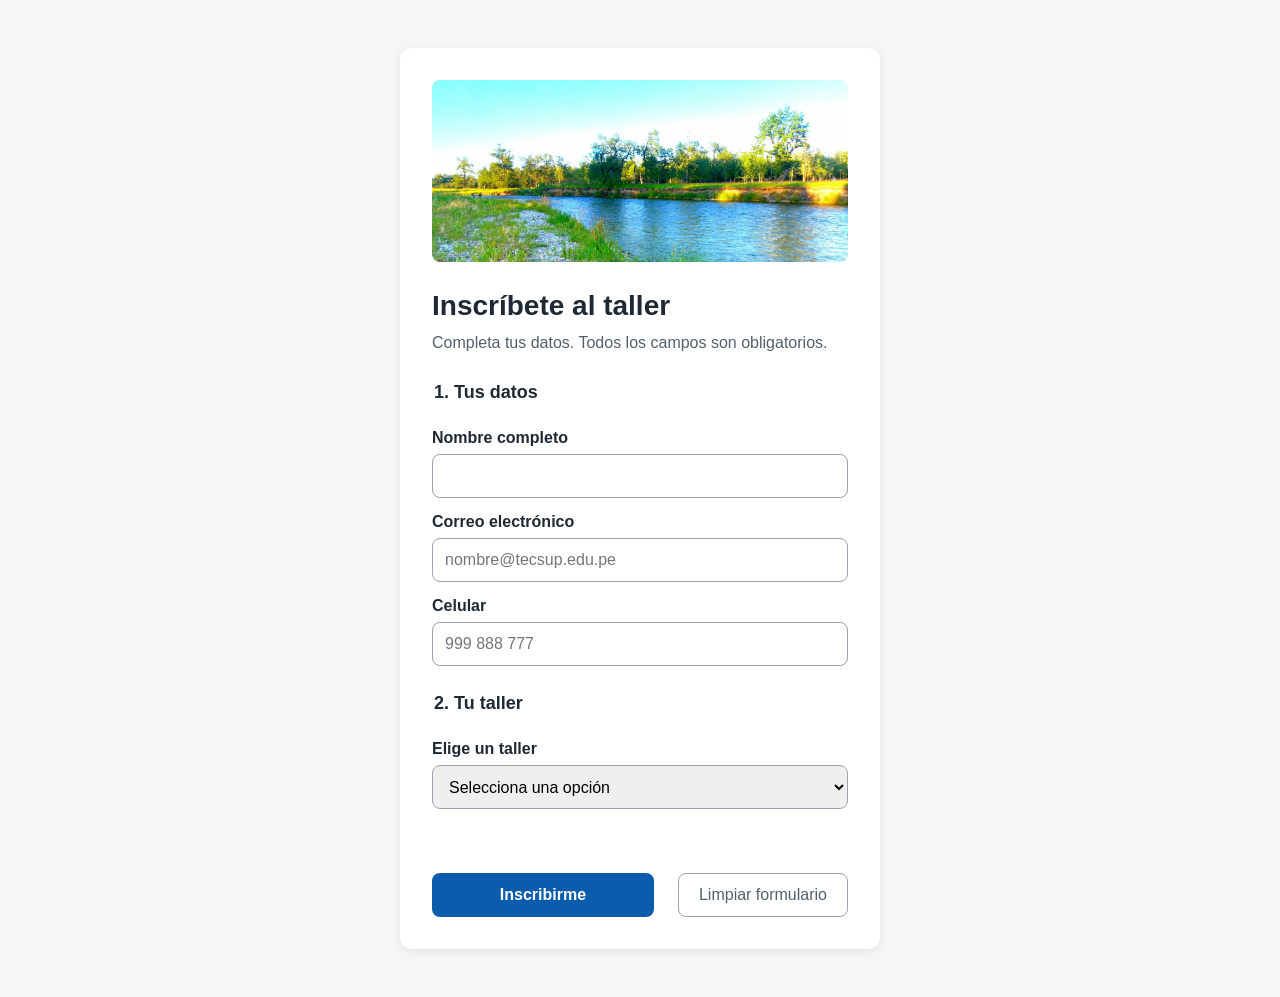
<file: index.html>
<!DOCTYPE html>
<html lang="es">
<head>
 <meta charset="UTF-8">
 <meta name="viewport" content="width=device-width, initial-scale=1.0">
 <title>Inscripción al taller</title>
 <link rel="stylesheet" href="estilos.css">
</head>
<body>
 <main class="tarjeta">
 <img src="img/banner.png" alt="Estudiantes programando en el laboratorio">
 <h1>Inscríbete al taller</h1>
 <p class="ayuda">Completa tus datos. Todos los campos son obligatorios.</p>
 <form id="formulario" novalidate>
 <fieldset>
 <legend>1. Tus datos</legend>
 <label for="nombre">Nombre completo</label>
 <input id="nombre" type="text" autocomplete="name" required>
 <label for="correo">Correo electrónico</label>
 <input id="correo" type="email" autocomplete="email"
 placeholder="nombre@tecsup.edu.pe" required>
 <label for="telefono">Celular</label>
 <input id="telefono" type="tel" placeholder="999 888 777" required>
 </fieldset>
 <fieldset>
 <legend>2. Tu taller</legend>
 <label for="taller">Elige un taller</label>
 <select id="taller" required>
 <option value="">Selecciona una opción</option>
 <optgroup label="Control de versiones">
 <option>Git</option> <option>GitHub</option> <option>Markdown</option>
 </optgroup>
 <optgroup label="Desarrollo web">
 <option>HTML</option> <option>CSS</option> <option>JavaScript</option>
 <option>React</option> <option>Node.js</option> <option>APIs</option>
 </optgroup>
 <optgroup label="Diseño y calidad">
 <option>Figma</option> <option>Accesibilidad</option> <option>Testing</option>
  </optgroup>
 </select>
 </fieldset>
 <p id="mensaje" class="mensaje" role="status"></p>
 <div class="acciones">
 <button type="submit" class="boton-principal">Inscribirme</button>
 <button type="reset" class="boton-secundario">Limpiar formulario</button>
 </div>
 </form>
 </main>
 <script src="app.js"></script>
</body>
</html>
</file>
<file: estilos.css>
:root {
 --color-primario: #0b5cad;
 --color-texto: #1f2933;
 --color-suave: #52606d;
 --color-borde: #9aa5b1;
 --color-fondo: #f4f6f8;
 --color-error: #b42318;
 --color-exito: #067647;
 --espacio: 16px;
}
* { box-sizing: border-box; }
body {
 margin: 0;
 padding: var(--espacio);
 font-family: Arial, Helvetica, sans-serif;
 font-size: 16px;
 line-height: 1.5;
 color: var(--color-texto);
 background: var(--color-fondo);
}
.tarjeta {
 max-width: 480px;
 margin: 32px auto;
 padding: 32px;
 background: #ffffff;
 border-radius: 12px;
 box-shadow: 0 2px 8px rgba(0, 0, 0, 0.08);
}
.tarjeta img { width: 100%; border-radius: 8px; }
h1 { font-size: 28px; margin: 16px 0 4px; }
.ayuda { color: var(--color-suave); margin: 0 0 24px; }
fieldset { border: none; padding: 0; margin: 0 0 24px; }
legend { font-size: 18px; font-weight: bold; margin-bottom: 8px; }
label { display: block; font-weight: bold; margin: 12px 0 4px; }
input, select {
     width: 100%;
 min-height: 44px;
 padding: 8px 12px;
 font-size: 16px;
 border: 1px solid var(--color-borde);
 border-radius: 8px;
}
.validado input:invalid,
.validado select:invalid { border: 2px solid var(--color-error); }
.acciones { display: flex; gap: 24px; flex-wrap: wrap; }
button {
 min-height: 44px;
 padding: 10px 20px;
 font-size: 16px;
 border-radius: 8px;
 cursor: pointer;
}
.boton-principal {
 flex: 1;
 background: var(--color-primario);
 color: #ffffff;
 border: none;
 font-weight: bold;
}
.boton-principal:disabled { opacity: 0.6; cursor: wait; }
.boton-secundario {
 background: transparent;
 color: var(--color-suave);
 border: 1px solid var(--color-borde);
}
:focus-visible { outline: 3px solid #f59e0b; outline-offset: 2px; }
.mensaje { min-height: 24px; font-weight: bold; }
.mensaje.error { color: var(--color-error); }
.mensaje.exito { color: var(--color-exito); }
.mensaje.info { color: var(--color-primario); }
</file>
